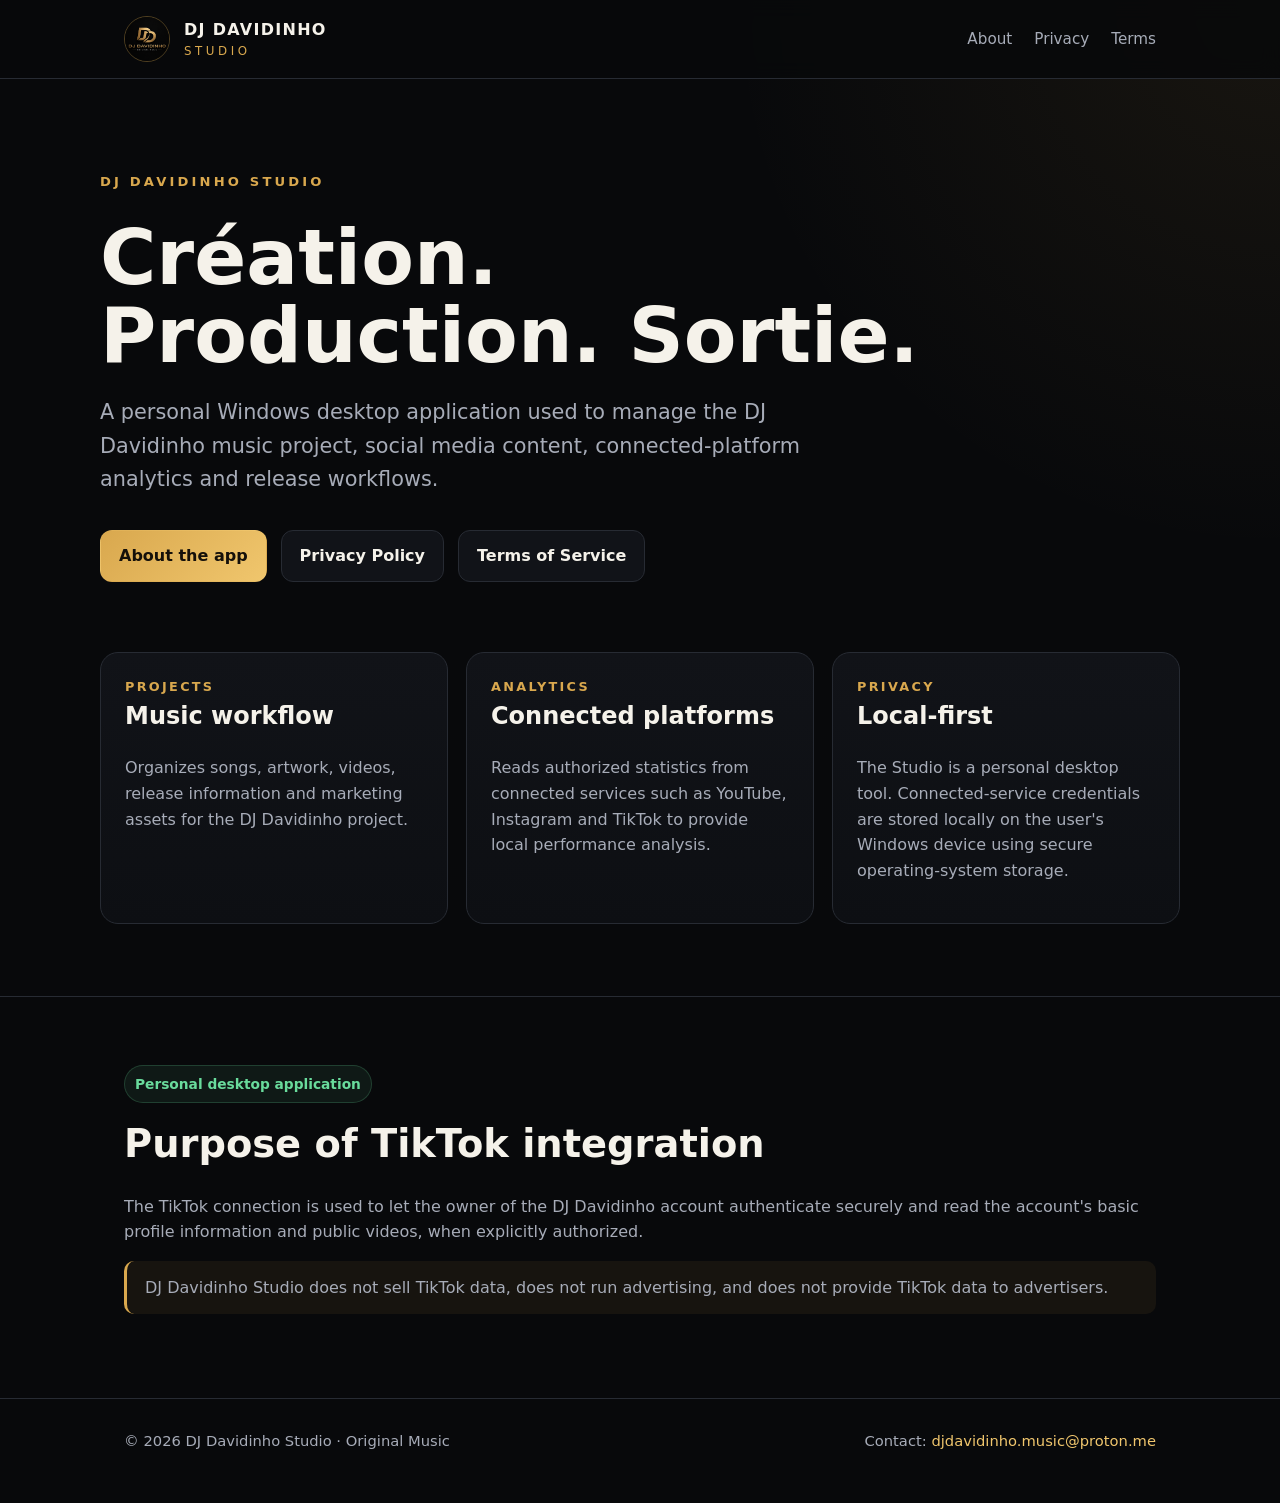
<file: index.html>
<!doctype html>
<html lang="en">
<head>
  <meta charset="utf-8">
  <meta name="viewport" content="width=device-width,initial-scale=1">
  <meta name="description" content="DJ Davidinho Studio is a personal desktop application for managing DJ Davidinho music projects, social content and analytics.">
  <title>DJ Davidinho Studio</title>
  <link rel="icon" href="assets/logo.png">
  <link rel="stylesheet" href="styles.css">
</head>
<body>
<header>
  <div class="shell nav">
    <a class="brand" href="index.html">
      <img src="assets/logo.png" alt="DJ Davidinho logo">
      <span class="brand-copy"><strong>DJ DAVIDINHO</strong><span>STUDIO</span></span>
    </a>
    <nav>
      <a href="#about">About</a>
      <a href="privacy.html">Privacy</a>
      <a href="terms.html">Terms</a>
    </nav>
  </div>
</header>
<main>
  <section class="hero shell">
    <div class="eyebrow">DJ Davidinho Studio</div>
    <h1>Création. Production. Sortie.</h1>
    <p class="lead">A personal Windows desktop application used to manage the DJ Davidinho music project, social media content, connected-platform analytics and release workflows.</p>
    <div class="cta-row">
      <a class="button primary" href="#about">About the app</a>
      <a class="button" href="privacy.html">Privacy Policy</a>
      <a class="button" href="terms.html">Terms of Service</a>
    </div>
  </section>

  <section id="about" class="shell grid">
    <article class="card">
      <div class="kicker">Projects</div>
      <h2>Music workflow</h2>
      <p>Organizes songs, artwork, videos, release information and marketing assets for the DJ Davidinho project.</p>
    </article>
    <article class="card">
      <div class="kicker">Analytics</div>
      <h2>Connected platforms</h2>
      <p>Reads authorized statistics from connected services such as YouTube, Instagram and TikTok to provide local performance analysis.</p>
    </article>
    <article class="card">
      <div class="kicker">Privacy</div>
      <h2>Local-first</h2>
      <p>The Studio is a personal desktop tool. Connected-service credentials are stored locally on the user's Windows device using secure operating-system storage.</p>
    </article>
  </section>

  <section class="section">
    <div class="shell">
      <span class="badge">Personal desktop application</span>
      <h2>Purpose of TikTok integration</h2>
      <p>The TikTok connection is used to let the owner of the DJ Davidinho account authenticate securely and read the account's basic profile information and public videos, when explicitly authorized.</p>
      <p class="notice">DJ Davidinho Studio does not sell TikTok data, does not run advertising, and does not provide TikTok data to advertisers.</p>
    </div>
  </section>
</main>
<footer>
  <div class="shell footer-row">
    <span>© 2026 DJ Davidinho Studio · Original Music</span>
    <span>Contact: <a href="mailto:djdavidinho.music@proton.me">djdavidinho.music@proton.me</a></span>
  </div>
</footer>
</body>
</html>
</file>
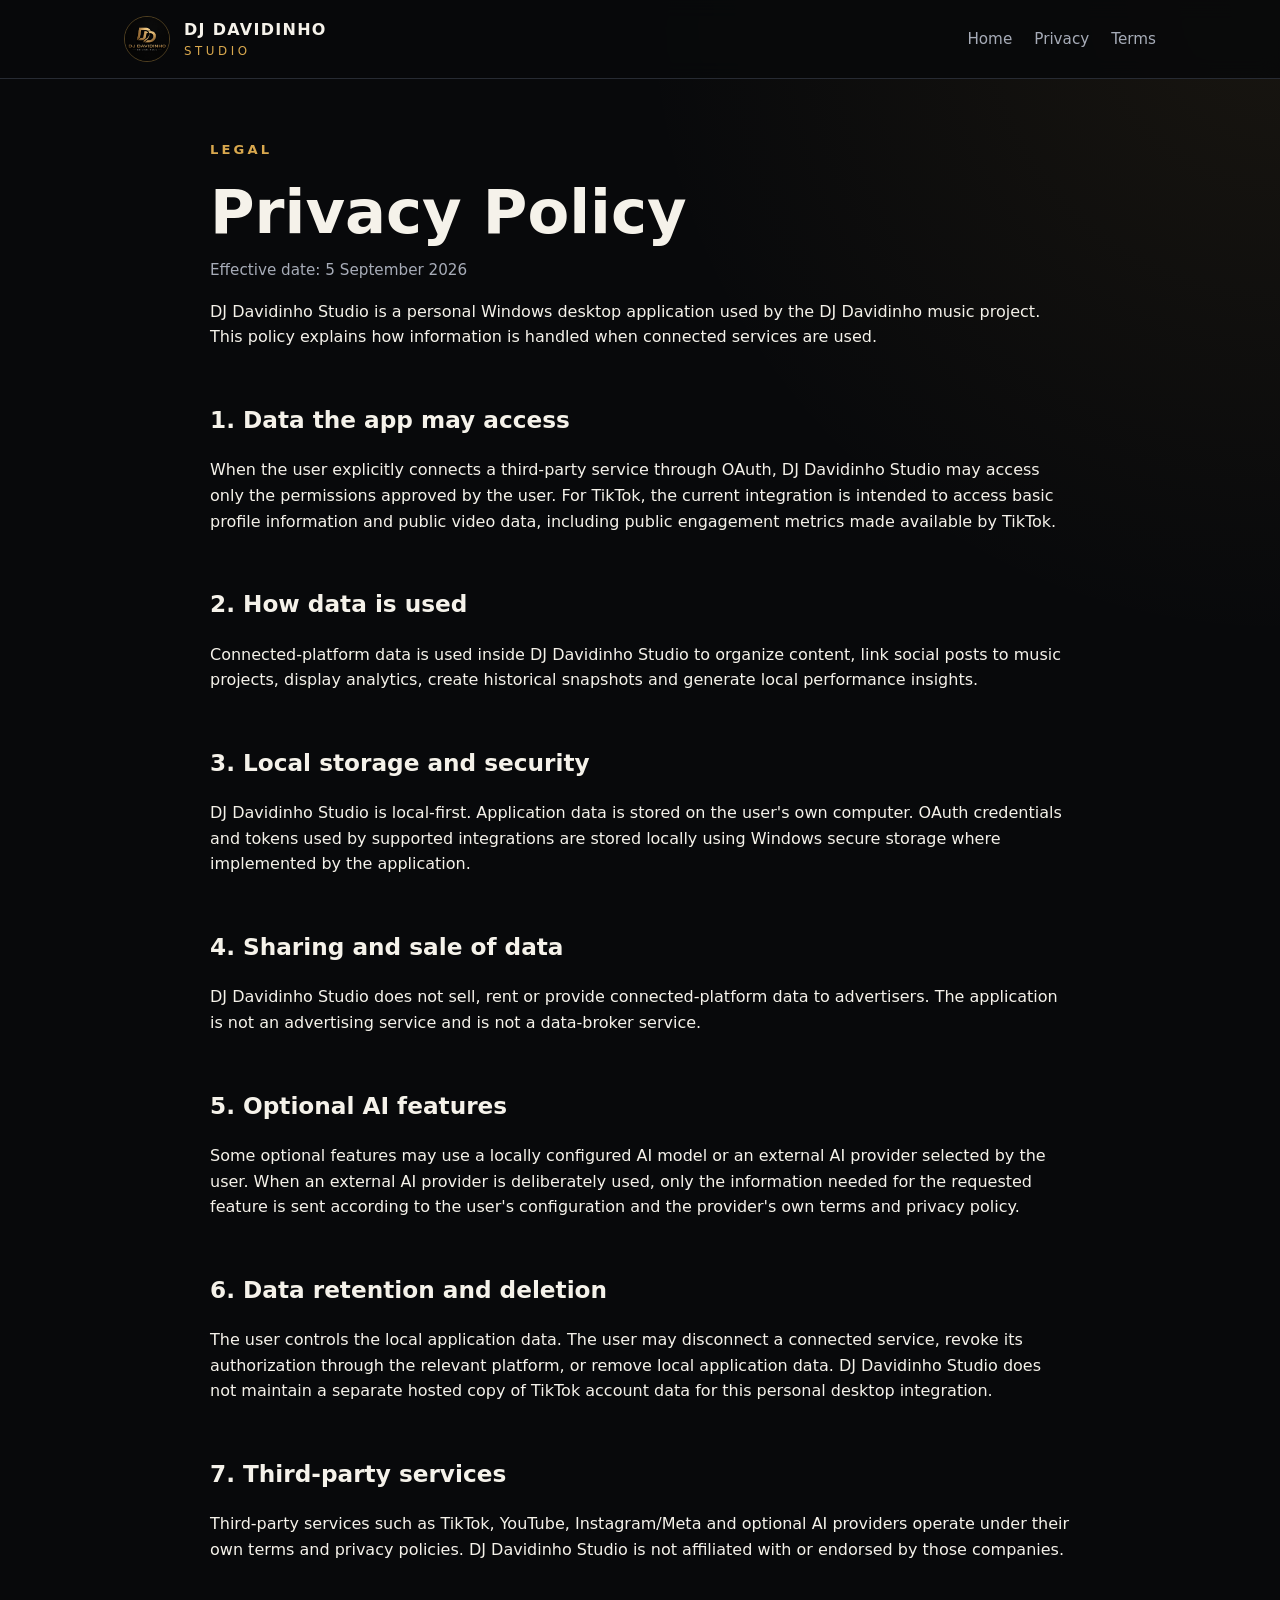
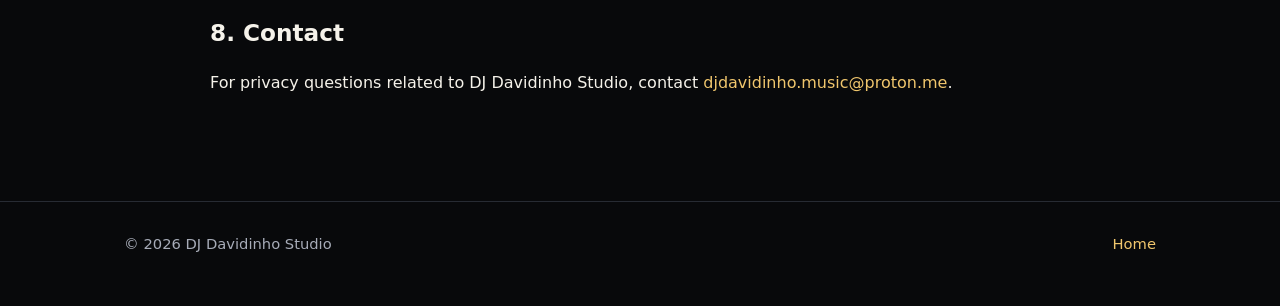
<file: privacy.html>
<!doctype html>
<html lang="en">
<head>
  <meta charset="utf-8">
  <meta name="viewport" content="width=device-width,initial-scale=1">
  <title>Privacy Policy · DJ Davidinho Studio</title>
  <link rel="icon" href="assets/logo.png">
  <link rel="stylesheet" href="styles.css">
</head>
<body>
<header>
  <div class="shell nav">
    <a class="brand" href="index.html">
      <img src="assets/logo.png" alt="DJ Davidinho logo">
      <span class="brand-copy"><strong>DJ DAVIDINHO</strong><span>STUDIO</span></span>
    </a>
    <nav><a href="index.html">Home</a><a href="privacy.html">Privacy</a><a href="terms.html">Terms</a></nav>
  </div>
</header>
<main class="shell policy">
  <div class="eyebrow">Legal</div>
  <h1>Privacy Policy</h1>
  <p class="meta">Effective date: 5 September 2026</p>
  <p>DJ Davidinho Studio is a personal Windows desktop application used by the DJ Davidinho music project. This policy explains how information is handled when connected services are used.</p>

  <h2>1. Data the app may access</h2>
  <p>When the user explicitly connects a third-party service through OAuth, DJ Davidinho Studio may access only the permissions approved by the user. For TikTok, the current integration is intended to access basic profile information and public video data, including public engagement metrics made available by TikTok.</p>

  <h2>2. How data is used</h2>
  <p>Connected-platform data is used inside DJ Davidinho Studio to organize content, link social posts to music projects, display analytics, create historical snapshots and generate local performance insights.</p>

  <h2>3. Local storage and security</h2>
  <p>DJ Davidinho Studio is local-first. Application data is stored on the user's own computer. OAuth credentials and tokens used by supported integrations are stored locally using Windows secure storage where implemented by the application.</p>

  <h2>4. Sharing and sale of data</h2>
  <p>DJ Davidinho Studio does not sell, rent or provide connected-platform data to advertisers. The application is not an advertising service and is not a data-broker service.</p>

  <h2>5. Optional AI features</h2>
  <p>Some optional features may use a locally configured AI model or an external AI provider selected by the user. When an external AI provider is deliberately used, only the information needed for the requested feature is sent according to the user's configuration and the provider's own terms and privacy policy.</p>

  <h2>6. Data retention and deletion</h2>
  <p>The user controls the local application data. The user may disconnect a connected service, revoke its authorization through the relevant platform, or remove local application data. DJ Davidinho Studio does not maintain a separate hosted copy of TikTok account data for this personal desktop integration.</p>

  <h2>7. Third-party services</h2>
  <p>Third-party services such as TikTok, YouTube, Instagram/Meta and optional AI providers operate under their own terms and privacy policies. DJ Davidinho Studio is not affiliated with or endorsed by those companies.</p>

  <h2>8. Contact</h2>
  <p>For privacy questions related to DJ Davidinho Studio, contact <a href="mailto:djdavidinho.music@proton.me">djdavidinho.music@proton.me</a>.</p>
</main>
<footer><div class="shell footer-row"><span>© 2026 DJ Davidinho Studio</span><span><a href="index.html">Home</a></span></div></footer>
</body>
</html>
</file>
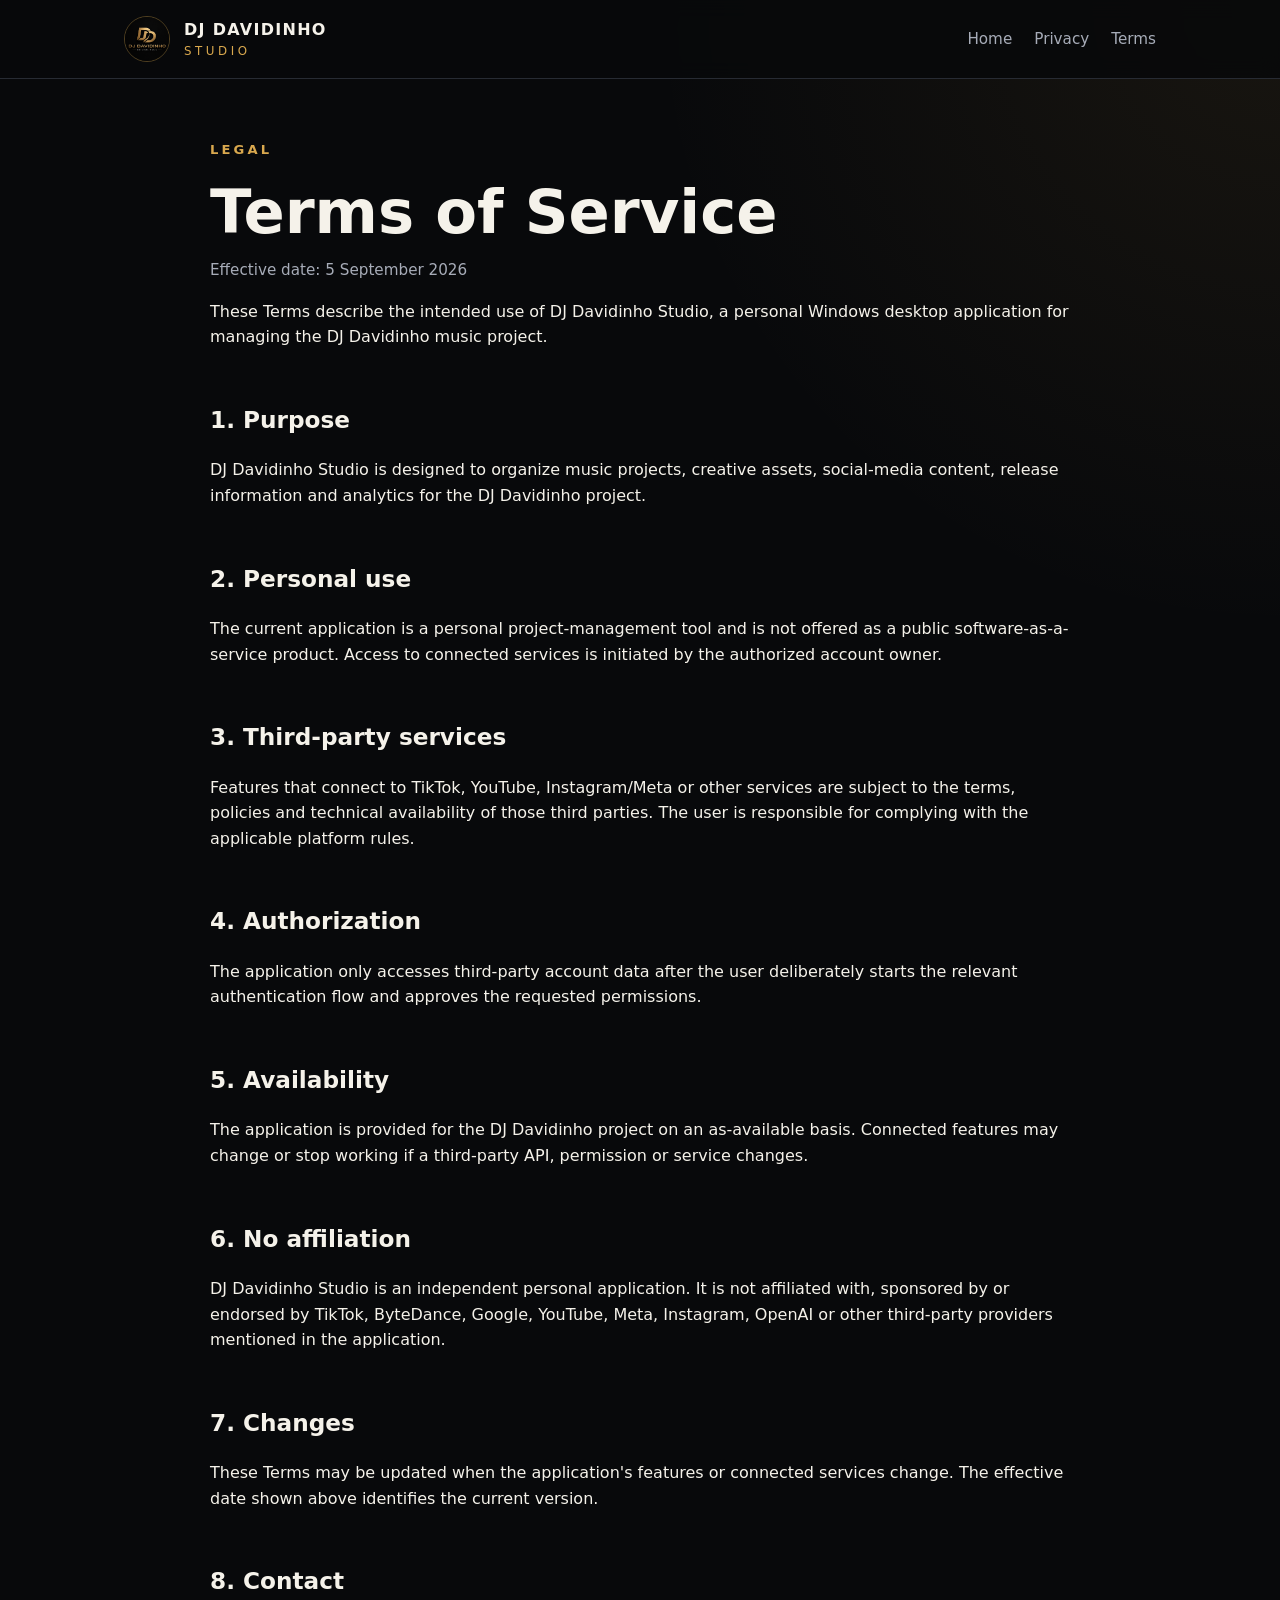
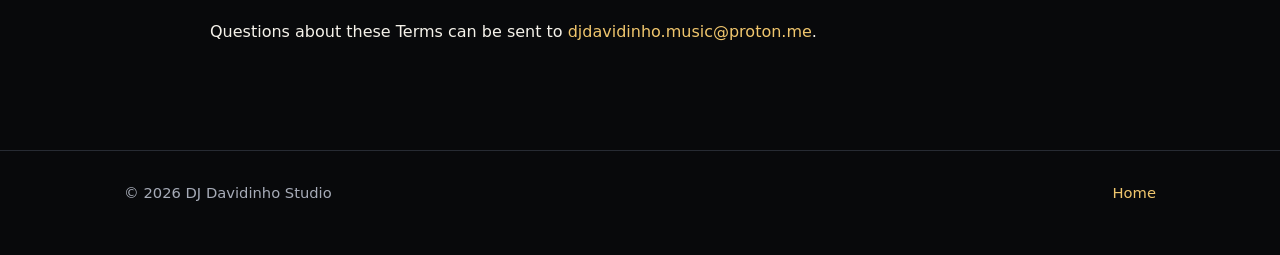
<file: terms.html>
<!doctype html>
<html lang="en">
<head>
  <meta charset="utf-8">
  <meta name="viewport" content="width=device-width,initial-scale=1">
  <title>Terms of Service · DJ Davidinho Studio</title>
  <link rel="icon" href="assets/logo.png">
  <link rel="stylesheet" href="styles.css">
</head>
<body>
<header>
  <div class="shell nav">
    <a class="brand" href="index.html">
      <img src="assets/logo.png" alt="DJ Davidinho logo">
      <span class="brand-copy"><strong>DJ DAVIDINHO</strong><span>STUDIO</span></span>
    </a>
    <nav><a href="index.html">Home</a><a href="privacy.html">Privacy</a><a href="terms.html">Terms</a></nav>
  </div>
</header>
<main class="shell policy">
  <div class="eyebrow">Legal</div>
  <h1>Terms of Service</h1>
  <p class="meta">Effective date: 5 September 2026</p>
  <p>These Terms describe the intended use of DJ Davidinho Studio, a personal Windows desktop application for managing the DJ Davidinho music project.</p>

  <h2>1. Purpose</h2>
  <p>DJ Davidinho Studio is designed to organize music projects, creative assets, social-media content, release information and analytics for the DJ Davidinho project.</p>

  <h2>2. Personal use</h2>
  <p>The current application is a personal project-management tool and is not offered as a public software-as-a-service product. Access to connected services is initiated by the authorized account owner.</p>

  <h2>3. Third-party services</h2>
  <p>Features that connect to TikTok, YouTube, Instagram/Meta or other services are subject to the terms, policies and technical availability of those third parties. The user is responsible for complying with the applicable platform rules.</p>

  <h2>4. Authorization</h2>
  <p>The application only accesses third-party account data after the user deliberately starts the relevant authentication flow and approves the requested permissions.</p>

  <h2>5. Availability</h2>
  <p>The application is provided for the DJ Davidinho project on an as-available basis. Connected features may change or stop working if a third-party API, permission or service changes.</p>

  <h2>6. No affiliation</h2>
  <p>DJ Davidinho Studio is an independent personal application. It is not affiliated with, sponsored by or endorsed by TikTok, ByteDance, Google, YouTube, Meta, Instagram, OpenAI or other third-party providers mentioned in the application.</p>

  <h2>7. Changes</h2>
  <p>These Terms may be updated when the application's features or connected services change. The effective date shown above identifies the current version.</p>

  <h2>8. Contact</h2>
  <p>Questions about these Terms can be sent to <a href="mailto:djdavidinho.music@proton.me">djdavidinho.music@proton.me</a>.</p>
</main>
<footer><div class="shell footer-row"><span>© 2026 DJ Davidinho Studio</span><span><a href="index.html">Home</a></span></div></footer>
</body>
</html>
</file>
<file: styles.css>
:root{
  --bg:#08090b;
  --panel:#111318;
  --panel-2:#0d0f13;
  --text:#f5f2ea;
  --muted:#a7acb8;
  --line:#272b33;
  --gold:#d9a84e;
  --gold-2:#f0c66d;
  --green:#69db9c;
}
*{box-sizing:border-box}
html{scroll-behavior:smooth}
body{margin:0;background:radial-gradient(circle at top right,rgba(217,168,78,.08),transparent 28%),var(--bg);color:var(--text);font-family:Inter,ui-sans-serif,system-ui,-apple-system,BlinkMacSystemFont,"Segoe UI",sans-serif;line-height:1.6}
a{color:var(--gold-2);text-decoration:none}
a:hover{text-decoration:underline}
.shell{max-width:1080px;margin:0 auto;padding:0 24px}
header{border-bottom:1px solid var(--line);background:rgba(8,9,11,.9);backdrop-filter:blur(10px);position:sticky;top:0;z-index:10}
.nav{display:flex;align-items:center;justify-content:space-between;min-height:78px;gap:24px}
.brand{display:flex;align-items:center;gap:14px;color:var(--text)}
.brand img{width:46px;height:46px;border-radius:50%;object-fit:cover;border:1px solid rgba(217,168,78,.35)}
.brand-copy strong{display:block;letter-spacing:.08em}
.brand-copy span{display:block;color:var(--gold);font-size:.74rem;letter-spacing:.3em;text-transform:uppercase}
nav{display:flex;gap:22px;flex-wrap:wrap;justify-content:flex-end}
nav a{color:var(--muted);font-size:.95rem}
nav a:hover{color:var(--text);text-decoration:none}
.hero{padding:92px 0 70px}
.eyebrow{color:var(--gold);text-transform:uppercase;letter-spacing:.24em;font-size:.82rem;font-weight:800}
h1{font-size:clamp(2.5rem,6vw,5rem);line-height:1.02;margin:.35em 0 .24em;max-width:900px}
.lead{font-size:clamp(1.08rem,2vw,1.3rem);color:var(--muted);max-width:760px}
.cta-row{display:flex;gap:14px;flex-wrap:wrap;margin-top:34px}
.button{display:inline-flex;align-items:center;justify-content:center;border-radius:12px;padding:12px 18px;border:1px solid var(--line);background:var(--panel);color:var(--text);font-weight:700}
.button.primary{background:linear-gradient(135deg,var(--gold),var(--gold-2));color:#15100a;border-color:transparent}
.grid{display:grid;grid-template-columns:repeat(3,1fr);gap:18px;padding:0 0 72px}
.card{background:linear-gradient(180deg,var(--panel),var(--panel-2));border:1px solid var(--line);border-radius:18px;padding:24px}
.card h2,.card h3{margin-top:0}
.card p{color:var(--muted)}
.kicker{font-size:.8rem;text-transform:uppercase;letter-spacing:.18em;color:var(--gold);font-weight:800}
.section{padding:68px 0;border-top:1px solid var(--line)}
.section h2{font-size:clamp(1.8rem,3vw,2.5rem);margin:.25em 0 .5em}
.section p,.section li{color:var(--muted)}
.notice{border-left:3px solid var(--gold);padding:14px 18px;background:rgba(217,168,78,.07);border-radius:10px}
.policy{max-width:860px;padding:60px 0 90px}
.policy h1{font-size:clamp(2.2rem,5vw,3.8rem)}
.policy h2{margin-top:2.2em;font-size:1.45rem}
.policy ul{padding-left:1.25rem}
.meta{color:var(--muted);font-size:.95rem}
footer{border-top:1px solid var(--line);padding:30px 0 50px;color:var(--muted);font-size:.92rem}
.footer-row{display:flex;justify-content:space-between;gap:20px;flex-wrap:wrap}
.badge{display:inline-flex;gap:8px;align-items:center;color:var(--green);font-size:.86rem;font-weight:700;background:rgba(105,219,156,.08);border:1px solid rgba(105,219,156,.2);border-radius:999px;padding:7px 10px}
@media(max-width:780px){.nav{align-items:flex-start;padding:16px 0;flex-direction:column}.grid{grid-template-columns:1fr}.hero{padding-top:64px}nav{justify-content:flex-start}}
</file>
